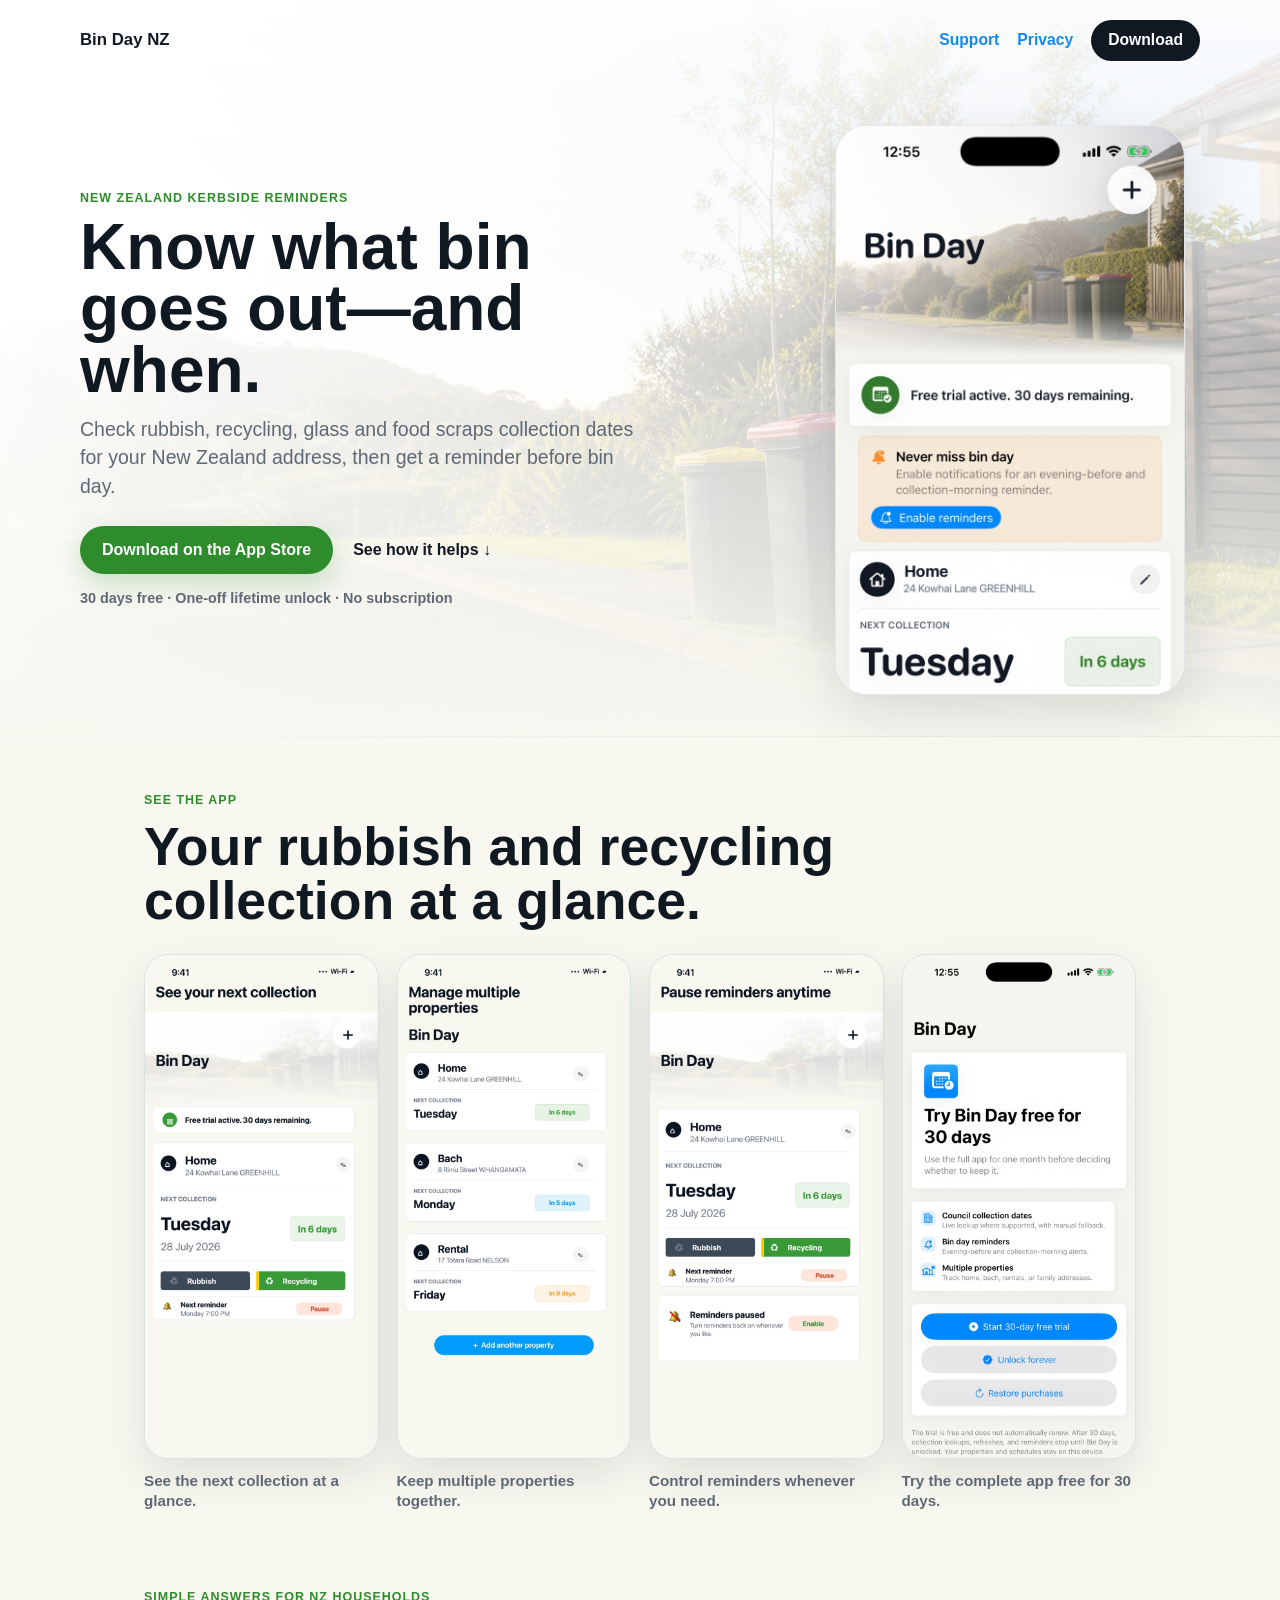
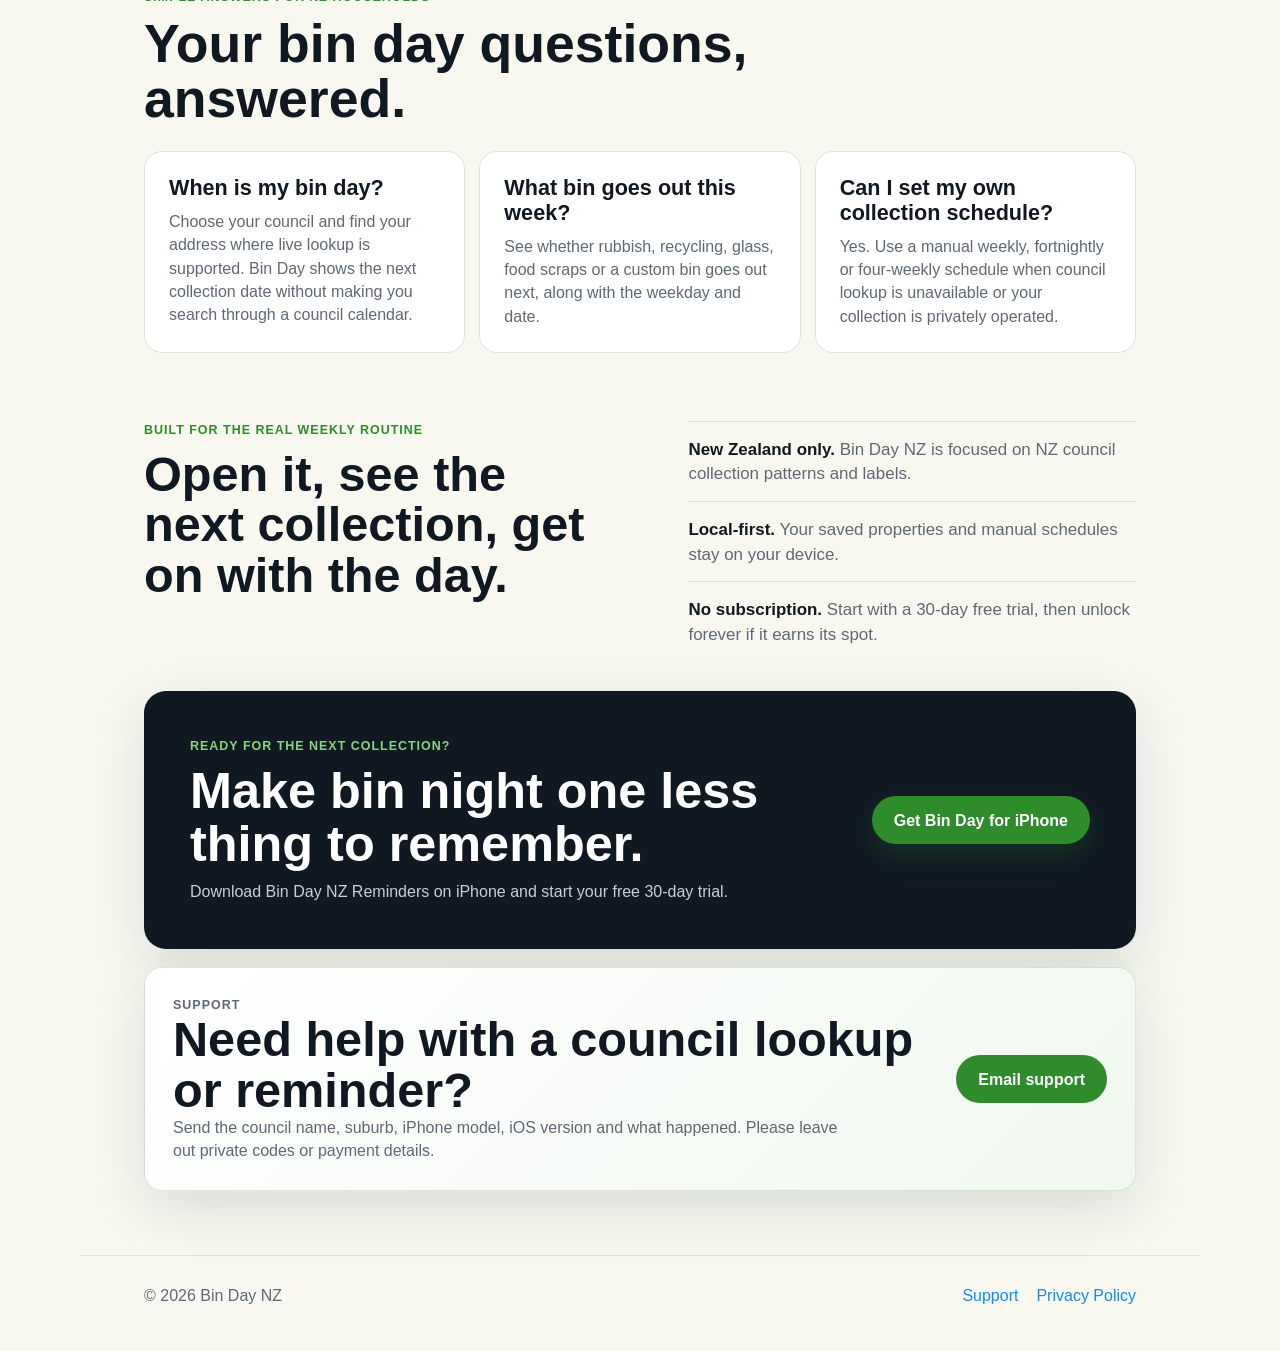
<file: index.html>
<!doctype html>
<html lang="en-NZ">
<head>
  <meta charset="utf-8">
  <meta name="viewport" content="width=device-width, initial-scale=1">
  <meta name="google-site-verification" content="5Z3OhnxANcEXPDC79VudXCZQNtr9GOk2hoB41AuSokc">
  <title>NZ Bin Day &amp; Rubbish Collection Reminders</title>
  <meta name="description" content="Check rubbish, recycling and kerbside collection dates in New Zealand. See what bin goes out this week and get reminders before bin day.">
  <link rel="canonical" href="https://nhcottier.github.io/bin-day-nz/">
  <meta property="og:type" content="website">
  <meta property="og:title" content="NZ Bin Day &amp; Rubbish Collection Reminders">
  <meta property="og:description" content="Check your next rubbish, recycling, glass or food scraps collection and get a reminder before bin day.">
  <meta property="og:url" content="https://nhcottier.github.io/bin-day-nz/">
  <meta property="og:image" content="https://nhcottier.github.io/bin-day-nz/assets/kerbside-header.jpg">
  <meta name="twitter:card" content="summary_large_image">
  <meta name="twitter:title" content="NZ Bin Day &amp; Rubbish Collection Reminders">
  <meta name="twitter:description" content="Check your next NZ rubbish and recycling collection and get a reminder before bin day.">
  <meta name="twitter:image" content="https://nhcottier.github.io/bin-day-nz/assets/kerbside-header.jpg">
  <meta name="apple-itunes-app" content="app-id=6793307912">
  <link rel="icon" href="assets/favicon-192.png" sizes="192x192">
  <link rel="stylesheet" href="styles.css">
  <script type="application/ld+json">
    {
      "@context": "https://schema.org",
      "@type": "SoftwareApplication",
      "name": "Bin Day NZ Reminders",
      "operatingSystem": "iOS 17.0 or later",
      "applicationCategory": "UtilitiesApplication",
      "description": "An iPhone app for New Zealand rubbish, recycling, glass and food scraps collection dates and bin day reminders.",
      "url": "https://nhcottier.github.io/bin-day-nz/",
      "downloadUrl": "https://apps.apple.com/nz/app/bin-day-nz-reminders/id6793307912",
      "offers": {
        "@type": "Offer",
        "price": "0",
        "priceCurrency": "NZD"
      }
    }
  </script>
</head>
<body>
  <header class="hero">
    <nav class="nav" aria-label="Main navigation">
      <a class="brand" href="./">Bin Day NZ</a>
      <div class="nav-links">
        <a href="support.html">Support</a>
        <a href="privacy.html">Privacy</a>
        <a class="nav-download" href="https://apps.apple.com/nz/app/bin-day-nz-reminders/id6793307912">Download</a>
      </div>
    </nav>

    <div class="hero-panel">
      <div class="hero-copy">
        <p class="eyebrow">New Zealand kerbside reminders</p>
        <h1>Know what bin goes out—and when.</h1>
        <p class="lead">Check rubbish, recycling, glass and food scraps collection dates for your New Zealand address, then get a reminder before bin day.</p>
        <div class="hero-actions">
          <a class="button button-primary" href="https://apps.apple.com/nz/app/bin-day-nz-reminders/id6793307912">Download on the App Store</a>
          <a class="text-link" href="#how-it-helps">See how it helps <span aria-hidden="true">↓</span></a>
        </div>
        <p class="purchase-note">30 days free · One-off lifetime unlock · No subscription</p>
      </div>

      <figure class="hero-screenshot">
        <img src="assets/app-home.jpg" alt="Bin Day app showing the next rubbish and recycling collection for a saved home" width="720" height="1557" fetchpriority="high">
      </figure>
    </div>
  </header>

  <main>
    <section id="how-it-helps" class="feature-story" aria-labelledby="feature-story-title">
      <div class="section-heading">
        <p class="eyebrow">See the app</p>
        <h2 id="feature-story-title">Your rubbish and recycling collection at a glance.</h2>
      </div>

      <div class="screenshot-grid">
        <figure class="screenshot-card">
          <img src="assets/next-collection.jpg" alt="Bin Day screen showing the next collection date and bins" width="720" height="1557" loading="lazy" decoding="async">
          <figcaption>See the next collection at a glance.</figcaption>
        </figure>
        <figure class="screenshot-card">
          <img src="assets/multiple-properties.jpg" alt="Bin Day screen showing home, bach and rental properties" width="720" height="1557" loading="lazy" decoding="async">
          <figcaption>Keep multiple properties together.</figcaption>
        </figure>
        <figure class="screenshot-card">
          <img src="assets/reminders.jpg" alt="Bin Day screen showing collection reminders and pause controls" width="720" height="1557" loading="lazy" decoding="async">
          <figcaption>Control reminders whenever you need.</figcaption>
        </figure>
        <figure class="screenshot-card">
          <img src="assets/free-trial.jpg" alt="Bin Day screen explaining the free 30-day trial" width="720" height="1557" loading="lazy" decoding="async">
          <figcaption>Try the complete app free for 30 days.</figcaption>
        </figure>
      </div>
    </section>

    <section class="search-questions" aria-labelledby="search-questions-title">
      <div class="section-heading">
        <p class="eyebrow">Simple answers for NZ households</p>
        <h2 id="search-questions-title">Your bin day questions, answered.</h2>
      </div>

      <div class="question-grid">
        <article class="question-card">
          <h3>When is my bin day?</h3>
          <p>Choose your council and find your address where live lookup is supported. Bin Day shows the next collection date without making you search through a council calendar.</p>
        </article>
        <article class="question-card">
          <h3>What bin goes out this week?</h3>
          <p>See whether rubbish, recycling, glass, food scraps or a custom bin goes out next, along with the weekday and date.</p>
        </article>
        <article class="question-card">
          <h3>Can I set my own collection schedule?</h3>
          <p>Yes. Use a manual weekly, fortnightly or four-weekly schedule when council lookup is unavailable or your collection is privately operated.</p>
        </article>
      </div>
    </section>

    <section class="split-section">
      <div>
        <p class="eyebrow">Built for the real weekly routine</p>
        <h2>Open it, see the next collection, get on with the day.</h2>
      </div>
      <div class="quiet-list">
        <p><strong>New Zealand only.</strong> Bin Day NZ is focused on NZ council collection patterns and labels.</p>
        <p><strong>Local-first.</strong> Your saved properties and manual schedules stay on your device.</p>
        <p><strong>No subscription.</strong> Start with a 30-day free trial, then unlock forever if it earns its spot.</p>
      </div>
    </section>

    <section class="download-banner" aria-labelledby="download-title">
      <div>
        <p class="eyebrow">Ready for the next collection?</p>
        <h2 id="download-title">Make bin night one less thing to remember.</h2>
        <p>Download Bin Day NZ Reminders on iPhone and start your free 30-day trial.</p>
      </div>
      <a class="button button-primary" href="https://apps.apple.com/nz/app/bin-day-nz-reminders/id6793307912">Get Bin Day for iPhone</a>
    </section>

    <section id="support" class="support-banner">
      <div>
        <p class="eyebrow">Support</p>
        <h2>Need help with a council lookup or reminder?</h2>
        <p>Send the council name, suburb, iPhone model, iOS version and what happened. Please leave out private codes or payment details.</p>
      </div>
      <a class="button" href="mailto:nick@hyspecs.co.nz?subject=Bin%20Day%20NZ%20Support&amp;body=Council%3A%0ASuburb%3A%0AiPhone%20model%3A%0AiOS%20version%3A%0A%0AWhat%20happened%3A%0A">Email support</a>
    </section>
  </main>

  <footer>
    <span>© 2026 Bin Day NZ</span>
    <span>
      <a href="support.html">Support</a>
      <a href="privacy.html">Privacy Policy</a>
    </span>
  </footer>
</body>
</html>
</file>
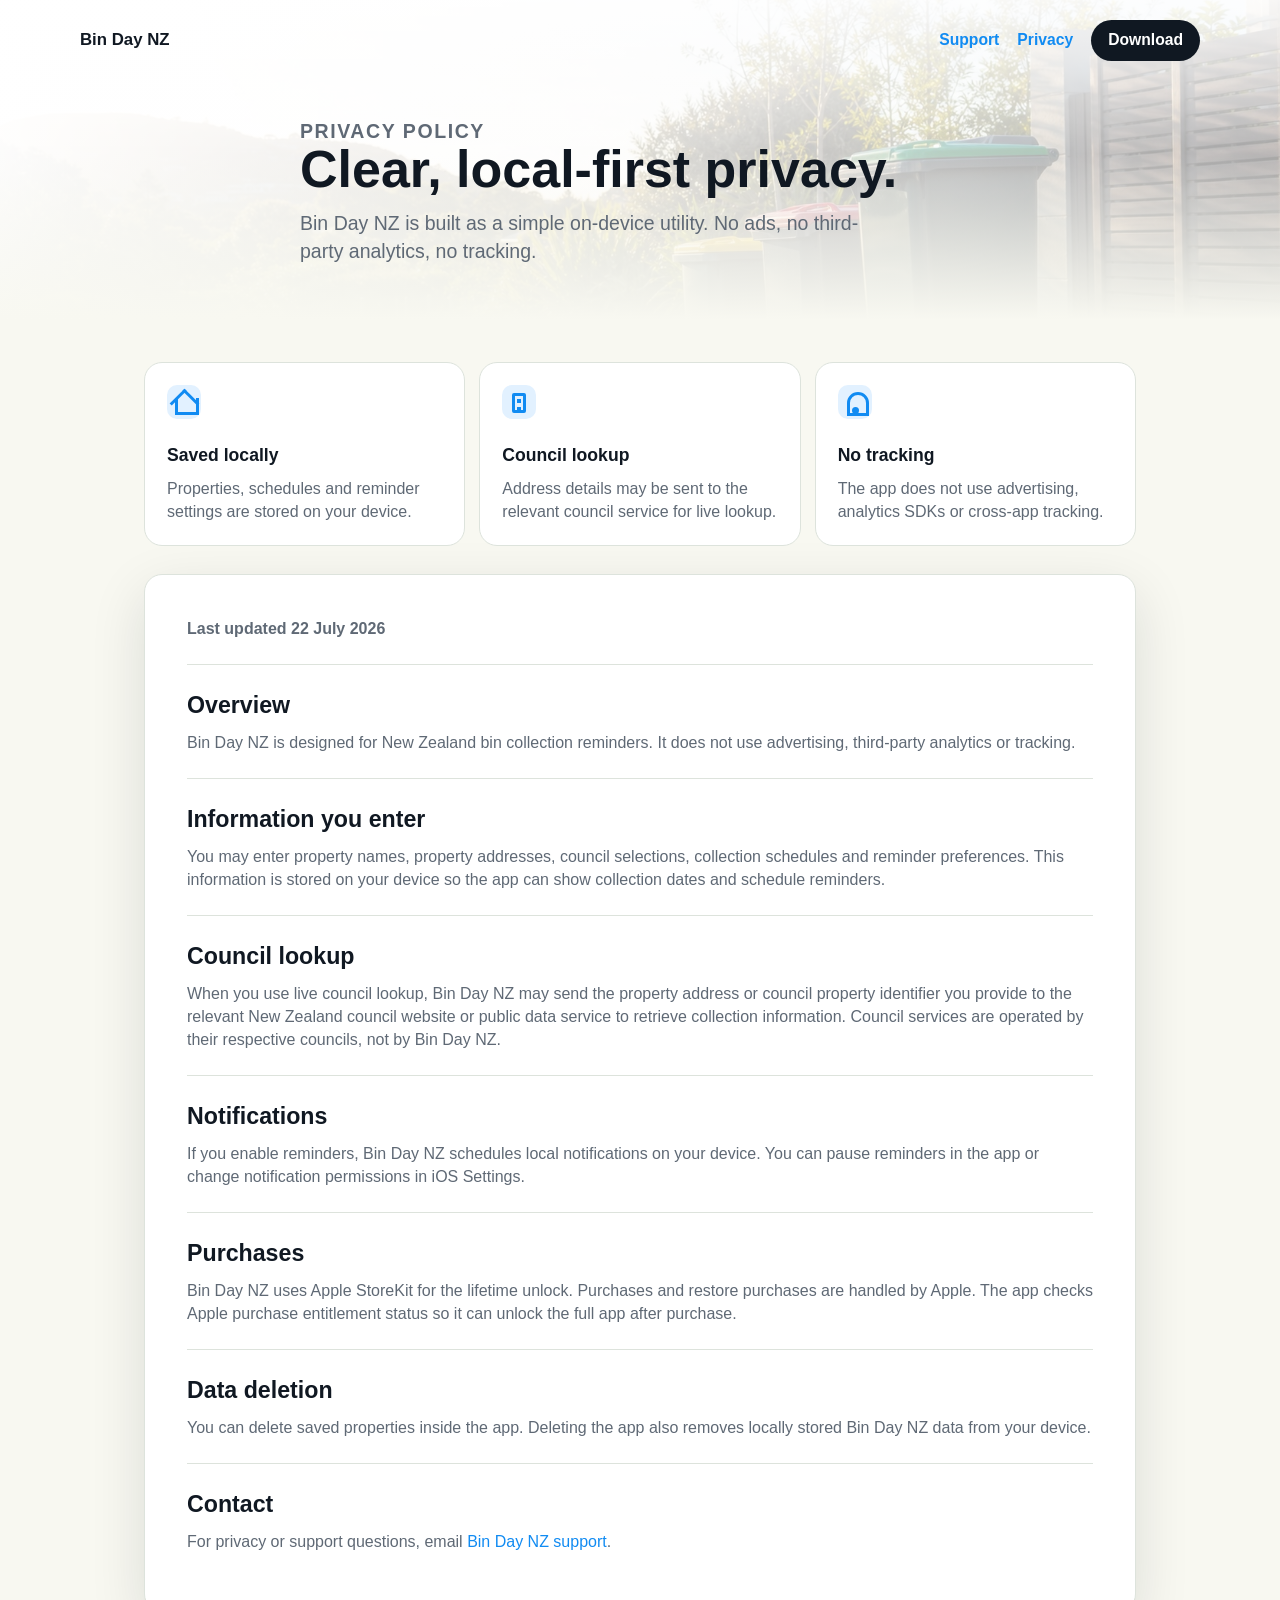
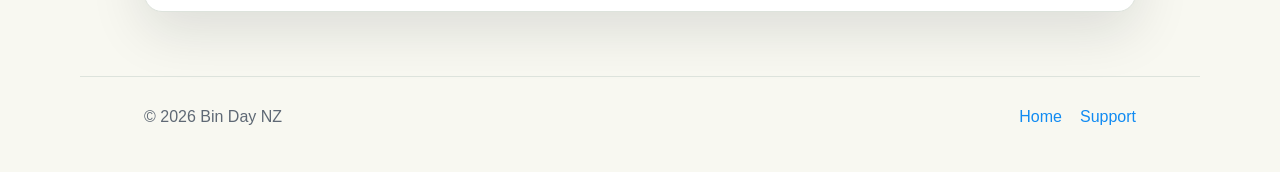
<file: privacy.html>
<!doctype html>
<html lang="en-NZ">
<head>
  <meta charset="utf-8">
  <meta name="viewport" content="width=device-width, initial-scale=1">
  <title>Privacy Policy | Bin Day NZ</title>
  <meta name="description" content="Read the Bin Day NZ privacy policy, including how addresses, council lookups, reminders and purchases are handled.">
  <link rel="canonical" href="https://nhcottier.github.io/bin-day-nz/privacy.html">
  <meta property="og:type" content="website">
  <meta property="og:title" content="Privacy Policy | Bin Day NZ">
  <meta property="og:description" content="How Bin Day NZ handles addresses, council lookups, reminders and purchases.">
  <meta property="og:url" content="https://nhcottier.github.io/bin-day-nz/privacy.html">
  <link rel="icon" href="assets/favicon-192.png" sizes="192x192">
  <link rel="stylesheet" href="styles.css">
</head>
<body>
  <header class="page-hero">
    <nav class="nav" aria-label="Main navigation">
      <a class="brand" href="./">Bin Day NZ</a>
      <div class="nav-links">
        <a href="support.html">Support</a>
        <a href="privacy.html">Privacy</a>
        <a class="nav-download" href="https://apps.apple.com/nz/app/bin-day-nz-reminders/id6793307912">Download</a>
      </div>
    </nav>
    <div class="page-title">
      <p class="eyebrow">Privacy Policy</p>
      <h1>Clear, local-first privacy.</h1>
      <p>Bin Day NZ is built as a simple on-device utility. No ads, no third-party analytics, no tracking.</p>
    </div>
  </header>

  <main class="policy">
    <div class="policy-summary">
      <div>
        <span class="mini-icon house" aria-hidden="true"></span>
        <strong>Saved locally</strong>
        <p>Properties, schedules and reminder settings are stored on your device.</p>
      </div>
      <div>
        <span class="mini-icon building" aria-hidden="true"></span>
        <strong>Council lookup</strong>
        <p>Address details may be sent to the relevant council service for live lookup.</p>
      </div>
      <div>
        <span class="mini-icon bell" aria-hidden="true"></span>
        <strong>No tracking</strong>
        <p>The app does not use advertising, analytics SDKs or cross-app tracking.</p>
      </div>
    </div>

    <article class="policy-card">
      <p class="updated">Last updated 22 July 2026</p>

      <section>
        <h2>Overview</h2>
        <p>Bin Day NZ is designed for New Zealand bin collection reminders. It does not use advertising, third-party analytics or tracking.</p>
      </section>

      <section>
        <h2>Information you enter</h2>
        <p>You may enter property names, property addresses, council selections, collection schedules and reminder preferences. This information is stored on your device so the app can show collection dates and schedule reminders.</p>
      </section>

      <section>
        <h2>Council lookup</h2>
        <p>When you use live council lookup, Bin Day NZ may send the property address or council property identifier you provide to the relevant New Zealand council website or public data service to retrieve collection information. Council services are operated by their respective councils, not by Bin Day NZ.</p>
      </section>

      <section>
        <h2>Notifications</h2>
        <p>If you enable reminders, Bin Day NZ schedules local notifications on your device. You can pause reminders in the app or change notification permissions in iOS Settings.</p>
      </section>

      <section>
        <h2>Purchases</h2>
        <p>Bin Day NZ uses Apple StoreKit for the lifetime unlock. Purchases and restore purchases are handled by Apple. The app checks Apple purchase entitlement status so it can unlock the full app after purchase.</p>
      </section>

      <section>
        <h2>Data deletion</h2>
        <p>You can delete saved properties inside the app. Deleting the app also removes locally stored Bin Day NZ data from your device.</p>
      </section>

      <section>
        <h2>Contact</h2>
        <p>For privacy or support questions, email <a href="mailto:nick@hyspecs.co.nz?subject=Bin%20Day%20NZ%20Privacy%20or%20Support%20Question">Bin Day NZ support</a>.</p>
      </section>
    </article>
  </main>

  <footer>
    <span>© 2026 Bin Day NZ</span>
    <span>
      <a href="./">Home</a>
      <a href="support.html">Support</a>
    </span>
  </footer>
</body>
</html>
</file>
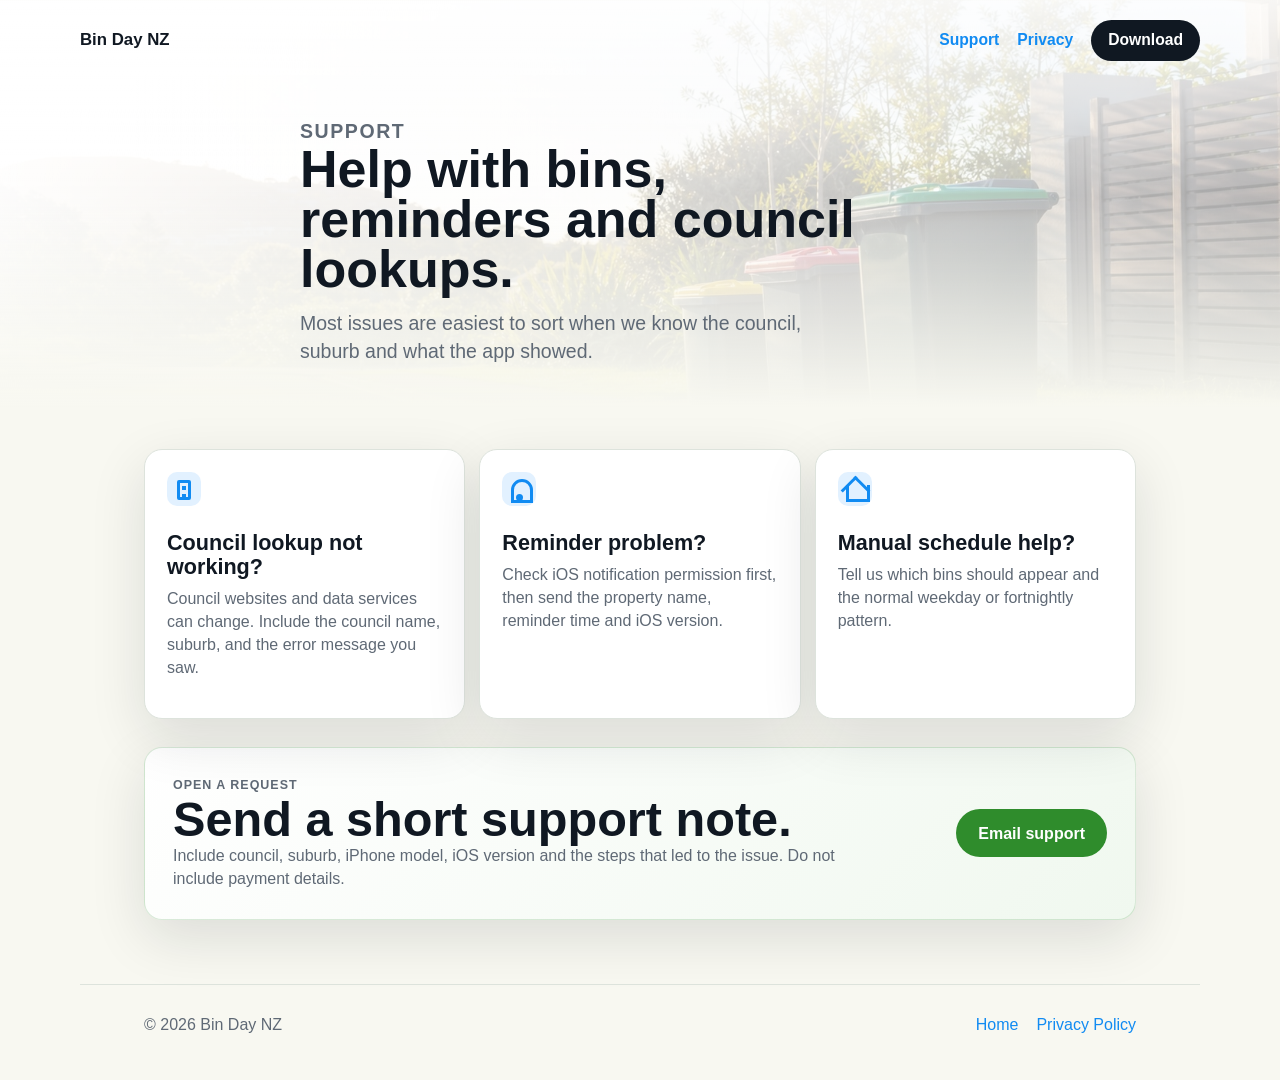
<file: support.html>
<!doctype html>
<html lang="en-NZ">
<head>
  <meta charset="utf-8">
  <meta name="viewport" content="width=device-width, initial-scale=1">
  <title>Support | Bin Day NZ</title>
  <meta name="description" content="Get help with Bin Day NZ rubbish and recycling collection dates, council lookups, manual schedules and bin day reminders.">
  <link rel="canonical" href="https://nhcottier.github.io/bin-day-nz/support.html">
  <meta property="og:type" content="website">
  <meta property="og:title" content="Support | Bin Day NZ">
  <meta property="og:description" content="Help with council lookups, collection schedules and bin day reminders in Bin Day NZ.">
  <meta property="og:url" content="https://nhcottier.github.io/bin-day-nz/support.html">
  <link rel="icon" href="assets/favicon-192.png" sizes="192x192">
  <link rel="stylesheet" href="styles.css">
</head>
<body>
  <header class="page-hero">
    <nav class="nav" aria-label="Main navigation">
      <a class="brand" href="./">Bin Day NZ</a>
      <div class="nav-links">
        <a href="support.html">Support</a>
        <a href="privacy.html">Privacy</a>
        <a class="nav-download" href="https://apps.apple.com/nz/app/bin-day-nz-reminders/id6793307912">Download</a>
      </div>
    </nav>
    <div class="page-title">
      <p class="eyebrow">Support</p>
      <h1>Help with bins, reminders and council lookups.</h1>
      <p>Most issues are easiest to sort when we know the council, suburb and what the app showed.</p>
    </div>
  </header>

  <main class="support-page">
    <section class="support-grid">
      <article class="app-card">
        <span class="mini-icon building" aria-hidden="true"></span>
        <h2>Council lookup not working?</h2>
        <p>Council websites and data services can change. Include the council name, suburb, and the error message you saw.</p>
      </article>
      <article class="app-card">
        <span class="mini-icon bell" aria-hidden="true"></span>
        <h2>Reminder problem?</h2>
        <p>Check iOS notification permission first, then send the property name, reminder time and iOS version.</p>
      </article>
      <article class="app-card">
        <span class="mini-icon house" aria-hidden="true"></span>
        <h2>Manual schedule help?</h2>
        <p>Tell us which bins should appear and the normal weekday or fortnightly pattern.</p>
      </article>
    </section>

    <section class="support-banner">
      <div>
        <p class="eyebrow">Open a request</p>
        <h2>Send a short support note.</h2>
        <p>Include council, suburb, iPhone model, iOS version and the steps that led to the issue. Do not include payment details.</p>
      </div>
      <a class="button" href="mailto:nick@hyspecs.co.nz?subject=Bin%20Day%20NZ%20Support&amp;body=Council%3A%0ASuburb%3A%0AiPhone%20model%3A%0AiOS%20version%3A%0A%0AWhat%20happened%3A%0A">Email support</a>
    </section>
  </main>

  <footer>
    <span>© 2026 Bin Day NZ</span>
    <span>
      <a href="./">Home</a>
      <a href="privacy.html">Privacy Policy</a>
    </span>
  </footer>
</body>
</html>
</file>
<file: styles.css>
:root {
  --ink: #101822;
  --muted: #5f6975;
  --line: #dde3dc;
  --paper: #f8f8f1;
  --card: #ffffff;
  --green: #2f8c2c;
  --green-soft: #eef8ef;
  --blue: #118bf2;
  --yellow: #ffc72c;
  --red: #d92d20;
  --red-soft: #fee5dd;
  --shadow: 0 18px 55px rgba(16, 24, 34, 0.12);
  --radius: 18px;
}

* {
  box-sizing: border-box;
}

html {
  scroll-behavior: smooth;
}

body {
  margin: 0;
  color: var(--ink);
  background:
    linear-gradient(180deg, rgba(255, 255, 255, 0), var(--paper) 420px),
    var(--paper);
  font-family: -apple-system, BlinkMacSystemFont, "Segoe UI", sans-serif;
  line-height: 1.45;
}

a {
  color: var(--blue);
  text-decoration: none;
}

a:hover {
  text-decoration: underline;
}

.hero,
.page-hero {
  position: relative;
  overflow: hidden;
  padding: 20px clamp(18px, 5vw, 56px) 42px;
  background:
    linear-gradient(180deg, rgba(255, 255, 255, 0.92) 0%, rgba(255, 255, 255, 0.48) 48%, var(--paper) 100%),
    linear-gradient(90deg, rgba(255, 255, 255, 0.96) 0%, rgba(255, 255, 255, 0.58) 54%, rgba(255, 255, 255, 0.30) 100%),
    url("assets/kerbside-header.jpg");
  background-position: center;
  background-size: cover;
}

.hero {
  min-height: 700px;
}

.page-hero {
  min-height: 320px;
}

.nav {
  display: flex;
  align-items: center;
  justify-content: space-between;
  gap: 20px;
  max-width: 1120px;
  margin: 0 auto;
}

.brand {
  color: var(--ink);
  font-size: 1.05rem;
  font-weight: 850;
}

.nav-links {
  display: flex;
  align-items: center;
  gap: 18px;
  font-size: 0.98rem;
  font-weight: 760;
}

.nav-download {
  border-radius: 999px;
  background: var(--ink);
  color: #fff;
  padding: 9px 17px;
}

.nav-download:hover {
  text-decoration: none;
  background: #25303c;
}

.hero-panel {
  display: grid;
  grid-template-columns: minmax(0, 1fr) minmax(300px, 380px);
  align-items: center;
  gap: clamp(24px, 5vw, 58px);
  max-width: 1120px;
  margin: 64px auto 0;
}

.hero-copy {
  max-width: 560px;
  padding-bottom: 22px;
}

.page-title {
  max-width: 680px;
  margin: 56px auto 0;
}

.eyebrow,
.section-label {
  margin: 0 0 10px;
  color: var(--green);
  font-size: 0.78rem;
  font-weight: 900;
  letter-spacing: 0.08em;
  text-transform: uppercase;
}

h1,
h2,
h3,
p {
  margin-top: 0;
}

h1 {
  max-width: 560px;
  margin-bottom: 14px;
  font-size: clamp(2.8rem, 5.4vw, 4rem);
  letter-spacing: 0;
  line-height: 0.96;
}

.page-title h1 {
  max-width: 620px;
  font-size: clamp(2.25rem, 4.6vw, 3.25rem);
}

.lead,
.page-title p {
  max-width: 560px;
  margin-bottom: 0;
  color: var(--muted);
  font-size: clamp(1.03rem, 1.55vw, 1.22rem);
}

.hero-actions {
  display: flex;
  align-items: center;
  flex-wrap: wrap;
  gap: 14px 20px;
  margin-top: 26px;
}

.text-link {
  color: var(--ink);
  font-weight: 800;
}

.purchase-note {
  margin: 14px 0 0;
  color: var(--muted);
  font-size: 0.9rem;
  font-weight: 700;
}

.app-card {
  border: 1px solid rgba(16, 24, 34, 0.10);
  border-radius: var(--radius);
  background: rgba(255, 255, 255, 0.92);
  box-shadow: var(--shadow);
}

.hero-screenshot {
  width: min(100%, 350px);
  height: 570px;
  margin: 0 auto;
  overflow: hidden;
  border: 1px solid rgba(16, 24, 34, 0.10);
  border-radius: 32px;
  background: #fff;
  box-shadow: var(--shadow);
}

.hero-screenshot img {
  display: block;
  width: 100%;
  height: auto;
}

.property-row,
.reminder,
.collection-row {
  display: flex;
  align-items: center;
  gap: 14px;
}

.property-row h2 {
  margin-bottom: 2px;
  font-size: 1.85rem;
  line-height: 1;
}

.property-row p,
.collection-row p,
.reminder span {
  margin: 0;
  color: var(--muted);
}

.collection-row {
  justify-content: space-between;
}

.collection-row h3 {
  margin-bottom: 6px;
  font-size: clamp(2.55rem, 5.2vw, 3.3rem);
  letter-spacing: 0;
  line-height: 0.92;
}

.round-icon {
  display: inline-grid;
  flex: 0 0 auto;
  place-items: center;
  width: 44px;
  height: 44px;
  border-radius: 50%;
  font-weight: 900;
}

.home-icon {
  color: #fff;
  background: var(--ink);
  font-size: 1.6rem;
}

.alert-icon {
  color: var(--red);
  background: var(--red-soft);
}

.alert-icon::before {
  content: "";
  width: 18px;
  height: 18px;
  border: 3px solid var(--red);
  border-top-left-radius: 12px;
  border-top-right-radius: 12px;
  border-bottom: 0;
  transform: translateY(2px);
}

.alert-icon::after {
  content: "";
  position: absolute;
  width: 20px;
  height: 3px;
  border-radius: 999px;
  background: var(--red);
  transform: rotate(45deg);
}

.rule {
  height: 1px;
  margin: 15px 0;
  background: var(--line);
}

.days-pill {
  display: inline-flex;
  align-items: center;
  justify-content: center;
  min-width: 122px;
  min-height: 54px;
  border: 1px solid rgba(47, 140, 44, 0.22);
  border-radius: 14px;
  background: var(--green-soft);
  color: var(--green);
  padding: 0 18px;
  font-size: 1.25rem;
  font-weight: 850;
  white-space: nowrap;
}

.bins {
  display: grid;
  grid-template-columns: 1fr 1fr;
  gap: 12px;
}

.bin {
  display: inline-flex;
  align-items: center;
  justify-content: center;
  gap: 10px;
  min-height: 50px;
  border-radius: 11px;
  color: #fff;
  font-size: 1rem;
  font-weight: 850;
  white-space: nowrap;
}

.bin-icon {
  position: relative;
  display: inline-block;
  flex: 0 0 auto;
  width: 22px;
  height: 22px;
}

.bin-icon.trash::before {
  content: "";
  position: absolute;
  left: 6px;
  top: 7px;
  width: 10px;
  height: 12px;
  border: 3px solid #fff;
  border-top: 0;
  border-radius: 2px;
}

.bin-icon.trash::after {
  content: "";
  position: absolute;
  left: 4px;
  top: 3px;
  width: 14px;
  height: 3px;
  border-radius: 999px;
  background: #fff;
  box-shadow: 4px -3px 0 -1px #fff;
}

.bin-icon.recycle::before {
  content: "♻";
  position: absolute;
  inset: -4px 0 0;
  color: #fff;
  font-size: 1.22rem;
  line-height: 1;
}

.bin.dark {
  background: #313a44;
}

.bin.green {
  border-left: 9px solid var(--yellow);
  background: var(--green);
}

.reminder {
  justify-content: space-between;
}

.reminder div {
  display: grid;
  gap: 1px;
  margin-right: auto;
}

.reminder strong {
  font-size: 1rem;
}

.pause {
  border-radius: 999px;
  background: var(--red-soft);
  color: var(--red);
  padding: 8px 16px;
  font-weight: 850;
}

main,
.policy,
.support-page {
  max-width: 1120px;
  margin: 0 auto;
  padding: 0 clamp(18px, 5vw, 64px) 64px;
}

.strip {
  display: grid;
  grid-template-columns: repeat(3, 1fr);
  gap: 14px;
  margin-top: -18px;
}

.strip article,
.feature-card,
.support-grid article,
.policy-summary > div {
  border: 1px solid var(--line);
  border-radius: var(--radius);
  background: var(--card);
  padding: 22px;
}

.feature-story {
  scroll-margin-top: 22px;
  padding: 54px 0 28px;
}

.section-heading {
  max-width: 700px;
  margin-bottom: 26px;
}

.section-heading h2 {
  margin-bottom: 0;
  font-size: clamp(2rem, 4.3vw, 3.35rem);
  line-height: 1.02;
}

.screenshot-grid {
  display: grid;
  grid-template-columns: repeat(4, minmax(0, 1fr));
  gap: 18px;
}

.screenshot-card {
  min-width: 0;
  margin: 0;
}

.screenshot-card img {
  display: block;
  width: 100%;
  height: auto;
  border: 1px solid var(--line);
  border-radius: 24px;
  background: #fff;
  box-shadow: 0 16px 42px rgba(16, 24, 34, 0.10);
}

.screenshot-card figcaption {
  margin-top: 12px;
  color: var(--muted);
  font-size: 0.95rem;
  font-weight: 750;
  line-height: 1.35;
}

.search-questions {
  padding: 48px 0 10px;
}

.question-grid {
  display: grid;
  grid-template-columns: repeat(3, minmax(0, 1fr));
  gap: 14px;
}

.question-card {
  border: 1px solid var(--line);
  border-radius: var(--radius);
  background: var(--card);
  padding: 24px;
}

.question-card h3 {
  margin-bottom: 9px;
  font-size: 1.35rem;
  line-height: 1.15;
}

.question-card p {
  margin-bottom: 0;
  color: var(--muted);
}

.strip h2,
.support-grid h2 {
  margin-bottom: 8px;
  font-size: 1.35rem;
  line-height: 1.12;
}

.strip p,
.support-grid p,
.quiet-list p,
.support-banner p,
.policy-summary p,
.policy-card p {
  color: var(--muted);
}

.mini-icon {
  display: inline-block;
  width: 34px;
  height: 34px;
  margin-bottom: 18px;
  border-radius: 10px;
  background: #e2f1ff;
  position: relative;
}

.mini-icon::before,
.mini-icon::after {
  content: "";
  position: absolute;
}

.mini-icon.building::before {
  inset: 8px 10px 6px;
  border: 3px solid var(--blue);
  border-radius: 2px;
}

.mini-icon.building::after {
  width: 4px;
  height: 4px;
  left: 15px;
  top: 14px;
  background: var(--blue);
  box-shadow: 0 8px 0 var(--blue);
}

.mini-icon.bell::before {
  left: 9px;
  top: 7px;
  width: 16px;
  height: 18px;
  border: 3px solid var(--blue);
  border-top-left-radius: 14px;
  border-top-right-radius: 14px;
}

.mini-icon.bell::after {
  left: 14px;
  bottom: 5px;
  width: 7px;
  height: 7px;
  border-radius: 50%;
  background: var(--blue);
}

.mini-icon.house::before {
  left: 8px;
  top: 13px;
  width: 18px;
  height: 14px;
  border: 3px solid var(--blue);
  border-top: 0;
}

.mini-icon.house::after {
  left: 7px;
  top: 8px;
  width: 18px;
  height: 18px;
  border-left: 3px solid var(--blue);
  border-top: 3px solid var(--blue);
  transform: rotate(45deg);
}

.mini-icon.calendar::before {
  inset: 9px 7px 6px;
  border: 3px solid var(--blue);
  border-radius: 3px;
}

.mini-icon.calendar::after {
  left: 10px;
  top: 13px;
  width: 14px;
  height: 3px;
  background: var(--blue);
  box-shadow: 0 6px 0 -1px var(--blue), 0 11px 0 -1px var(--blue);
}

.mini-icon.check::before {
  left: 9px;
  top: 7px;
  width: 16px;
  height: 16px;
  border: 3px solid var(--blue);
  border-radius: 50%;
}

.mini-icon.check::after {
  left: 14px;
  top: 13px;
  width: 8px;
  height: 4px;
  border-left: 3px solid var(--blue);
  border-bottom: 3px solid var(--blue);
  transform: rotate(-45deg);
}

.split-section {
  display: grid;
  grid-template-columns: minmax(0, 0.95fr) minmax(280px, 0.9fr);
  gap: clamp(24px, 6vw, 72px);
  align-items: start;
  padding: 58px 0 44px;
}

.split-section h2,
.support-banner h2 {
  margin-bottom: 0;
  font-size: clamp(2rem, 3.8vw, 3.15rem);
  line-height: 1.04;
}

.quiet-list {
  display: grid;
  gap: 14px;
}

.quiet-list p {
  margin: 0;
  border-top: 1px solid var(--line);
  padding-top: 16px;
  font-size: 1.06rem;
}

.quiet-list strong {
  color: var(--ink);
}

.support-banner {
  display: grid;
  grid-template-columns: minmax(0, 1fr) auto;
  align-items: center;
  gap: 26px;
  border: 1px solid rgba(47, 140, 44, 0.18);
  border-radius: var(--radius);
  background: linear-gradient(135deg, #fff, #f0f8ef);
  padding: 28px;
  box-shadow: var(--shadow);
}

.download-banner {
  display: grid;
  grid-template-columns: minmax(0, 1fr) auto;
  align-items: center;
  gap: 26px;
  margin-bottom: 18px;
  border-radius: calc(var(--radius) + 4px);
  background: var(--ink);
  color: #fff;
  padding: clamp(28px, 5vw, 46px);
  box-shadow: var(--shadow);
}

.download-banner .eyebrow {
  color: #87d384;
}

.download-banner h2 {
  max-width: 720px;
  margin-bottom: 10px;
  font-size: clamp(2rem, 4vw, 3.15rem);
  line-height: 1.04;
}

.download-banner p:last-child {
  margin-bottom: 0;
  color: #c7cfd7;
}

.button-primary {
  background: var(--green);
  box-shadow: 0 10px 28px rgba(47, 140, 44, 0.24);
}

.button-primary:hover {
  background: #267725;
}

.support-banner p {
  max-width: 680px;
  margin-bottom: 0;
}

.button {
  display: inline-flex;
  align-items: center;
  justify-content: center;
  min-height: 48px;
  border-radius: 999px;
  background: var(--green);
  color: #fff;
  padding: 0 22px;
  font-weight: 850;
  white-space: nowrap;
}

.button:hover {
  text-decoration: none;
}

.policy,
.support-page {
  padding-top: 42px;
}

.policy-summary,
.support-grid {
  display: grid;
  grid-template-columns: repeat(3, 1fr);
  gap: 14px;
  margin-bottom: 28px;
}

.policy-summary strong {
  display: block;
  margin-bottom: 8px;
  font-size: 1.1rem;
}

.policy-summary p {
  margin: 0;
}

.policy-card {
  border: 1px solid var(--line);
  border-radius: var(--radius);
  background: var(--card);
  padding: clamp(24px, 5vw, 42px);
  box-shadow: var(--shadow);
}

.policy-card section {
  border-top: 1px solid var(--line);
  margin-top: 24px;
  padding-top: 24px;
}

.policy-card h2 {
  margin-bottom: 8px;
  font-size: 1.45rem;
}

.updated {
  color: var(--muted);
  font-weight: 700;
}

footer {
  display: flex;
  justify-content: space-between;
  gap: 20px;
  max-width: 1120px;
  margin: 0 auto;
  padding: 28px clamp(18px, 5vw, 64px) 44px;
  color: var(--muted);
  border-top: 1px solid var(--line);
}

footer span:last-child {
  display: flex;
  gap: 18px;
}

@media (max-width: 860px) {
  .hero {
    min-height: auto;
  }

  .hero-panel,
  .split-section,
  .download-banner,
  .support-banner {
    grid-template-columns: 1fr;
  }

  .hero-panel {
    margin-top: 46px;
  }

  .hero-copy {
    padding-bottom: 0;
  }

  .hero-screenshot {
    width: min(100%, 390px);
    height: 620px;
  }

  .strip,
  .screenshot-grid,
  .question-grid,
  .policy-summary,
  .support-grid {
    grid-template-columns: repeat(2, minmax(0, 1fr));
  }

  .support-banner {
    align-items: start;
  }
}

@media (max-width: 560px) {
  .hero,
  .page-hero {
    padding-top: 18px;
  }

  .nav,
  footer {
    align-items: flex-start;
    flex-direction: column;
  }

  .nav-links {
    flex-wrap: wrap;
  }

  .hero-actions,
  .hero-actions .button,
  .download-banner .button {
    width: 100%;
  }

  .hero-actions {
    align-items: stretch;
  }

  .hero-actions .text-link {
    padding: 8px 2px;
  }

  .screenshot-grid {
    grid-template-columns: 1fr;
    gap: 28px;
  }

  .question-grid {
    grid-template-columns: 1fr;
  }

  .screenshot-card {
    max-width: 390px;
    margin: 0 auto;
  }

  h1 {
    font-size: clamp(3.05rem, 14vw, 4rem);
  }

  .page-title h1 {
    font-size: clamp(2.15rem, 10vw, 3rem);
  }

  .collection-row {
    align-items: flex-start;
    flex-direction: column;
  }

  .bins {
    grid-template-columns: 1fr;
  }

  .reminder {
    flex-wrap: wrap;
  }
}
</file>
